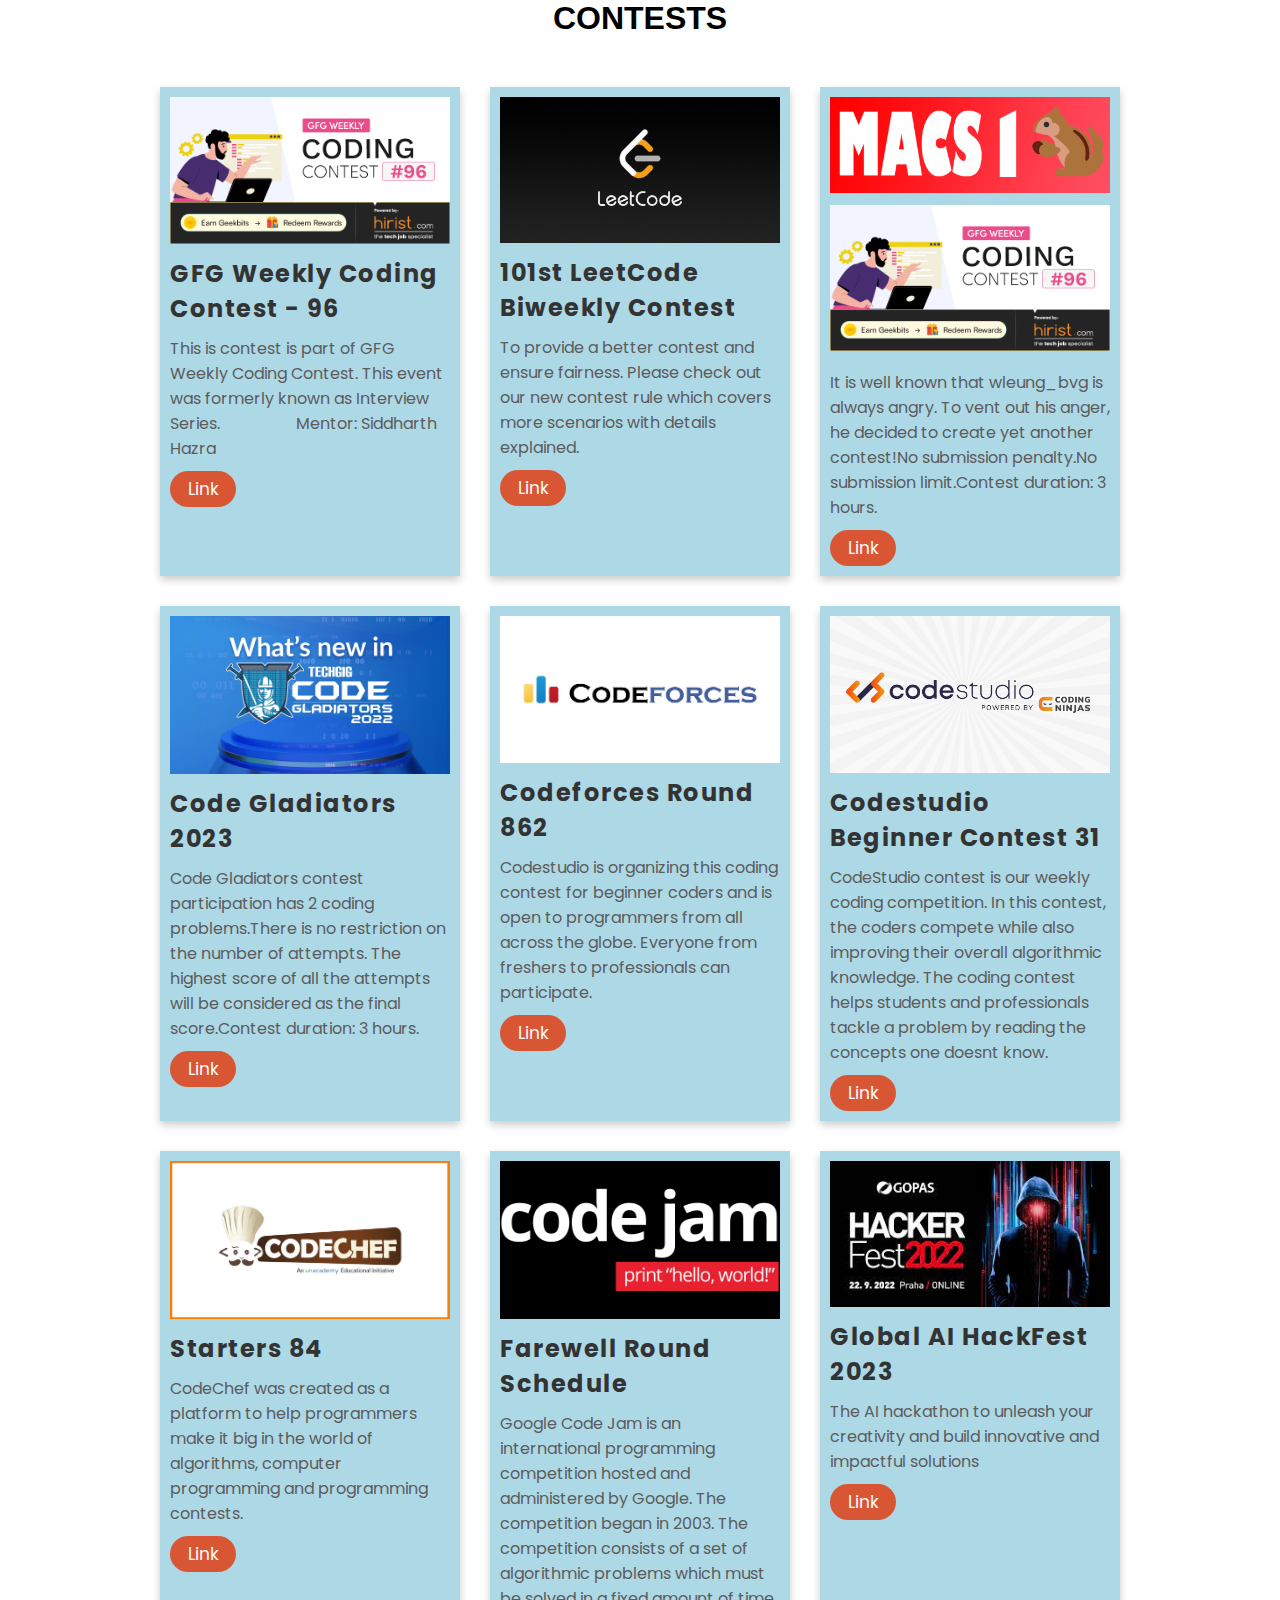
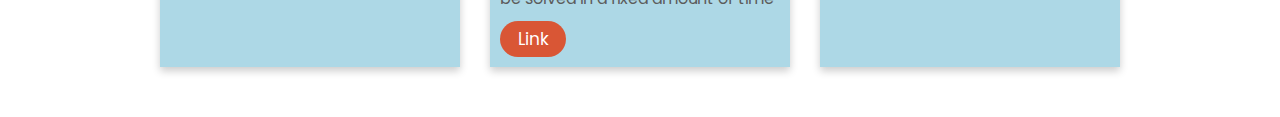
<file: contest.html>
<!DOCTYPE html>
<html>

<head>
    <meta charset="utf-8">
    <meta name="viewport" content="width=device-width">
    <title>replit</title>
    <link rel="stylesheet" type="text/css" href="contest.css">
</head>

<body>
    <center>
        <h1>CONTESTS</h1>
    </center>
    <div class="cards">
        <div class="card">
            <div class="content">
                <img src="con1.png">
                <h2>GFG Weekly Coding Contest - 96</h2>
                <p>This is contest is part of GFG Weekly Coding Contest. This event was formerly known as Interview
                    Series.
                    &nbsp;&nbsp;&nbsp;&nbsp;&nbsp;&nbsp;&nbsp;&nbsp;&nbsp;&nbsp;&nbsp;&nbsp;&nbsp;&nbsp;&nbsp;&nbsp;&nbsp;
                    Mentor: Siddharth Hazra</p>
                <a href="https://practice.geeksforgeeks.org/contest/gfg-weekly-coding-contest-96">Link</a>
            </div>
        </div>
        <div class="card">
            <div class="content">
                <img src="con2.png">
                <h2>101st LeetCode Biweekly Contest</h2>
                <p>To provide a better contest and ensure fairness. Please check out our new contest rule which covers
                    more scenarios with details explained.</p>
                <a href="https://leetcode.com/contest/biweekly-contest-101/" class="button">Link</a>
            </div>
        </div>
        <div class="card">
            <div class="content">
                <img src="con3.png">
                <h2><img src="con1.png"></h2>
                <p>It is well known that wleung_bvg is always angry. To vent out his anger, he decided to create yet
                    another contest!No submission penalty.No submission limit.Contest duration: 3 hours.</p>
                <a href="https://dmoj.ca/contest/wac7" class="button">Link</a>
            </div>
        </div>
        <div class="card">
            <div class="content">
                <img src="con4.jpg">
                <h2>Code Gladiators 2023</h2>
                <p>Code Gladiators contest participation has 2 coding problems.There is no restriction on the number of
                    attempts. The highest score of all the attempts will be considered as the final score.Contest
                    duration: 3 hours.</p>
                <a href="https://www.techgig.com/codegladiators/opencontest" class="button">Link</a>
            </div>
        </div>
        <div class="card">
            <div class="content">
                <img src="con5.jpg">
                <h2>Codeforces Round 862</h2>
                <p>Codestudio is organizing this coding contest for beginner coders and is open to programmers from all
                    across the globe. Everyone from freshers to professionals can participate. </p>
                <a href="https://www.codingninjas.com/codestudio/contests/codestudio-beginner-contest-31"
                    class="button">Link</a>
            </div>
        </div>
        <div class="card">
            <div class="content">
                <img src="con6.png">
                <h2>Codestudio Beginner Contest 31</h2>
                <p>CodeStudio contest is our weekly coding competition. In this contest, the coders compete while also
                    improving their overall algorithmic knowledge. The coding contest helps students and professionals
                    tackle a problem by reading the concepts one doesnt know.</p>
                <a href="https://scholarships.swe.org/applications/login.asp" class="button">Link</a>
            </div>
        </div>
        <div class="card">
            <div class="content">
                <img src="con7.jpg">
                <h2>Starters 84</h2>
                <p>CodeChef was created as a platform to help programmers make it big in the world of algorithms,
                    computer programming and programming contests.</p>
                <a href="https://www.codechef.com/START84" class="button">Link</a>
            </div>
        </div>
        <div class="card">
            <div class="content">
                <img src="con8.jpg">
                <h2>Farewell Round Schedule</h2>
                <p>Google Code Jam is an international programming competition hosted and administered by Google. The
                    competition began in 2003. The competition consists of a set of algorithmic problems which must be
                    solved in a fixed amount of time</p>
                <a href="https://codingcompetitions.withgoogle.com/codejam/schedule" class="button">Link</a>
            </div>
        </div>
        <div class="card">
            <div class="content">
                <img src="con9.jpg">
                <h2>Global AI HackFest 2023</h2>
                <p>The AI hackathon to unleash your creativity and build innovative and impactful solutions</p>
                <a href="https://aiplanet.com/challenges/343/global-ai-hackfest-2023-by-ai-planet-35072873/overview/about"
                    class="button">Link</a>
            </div>
        </div>
    </div>
    </div>
</body>

</html>
</file>
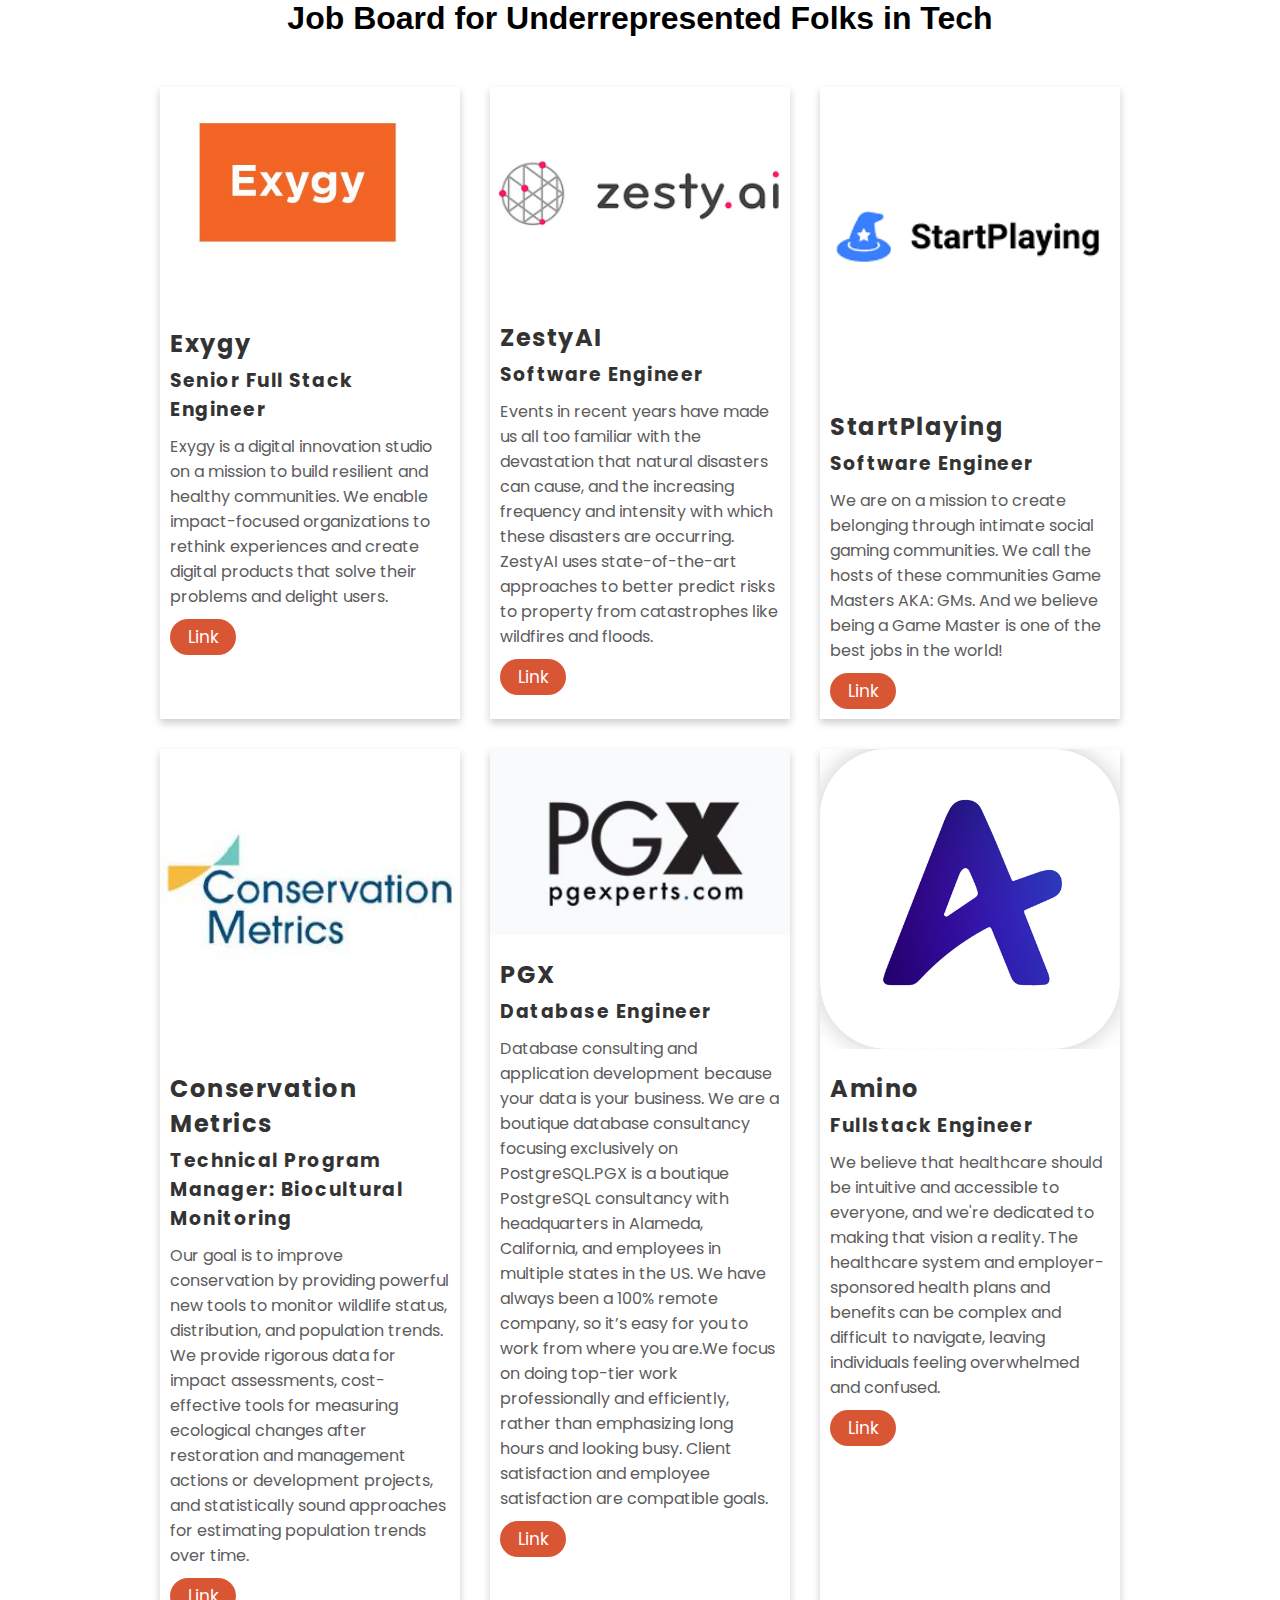
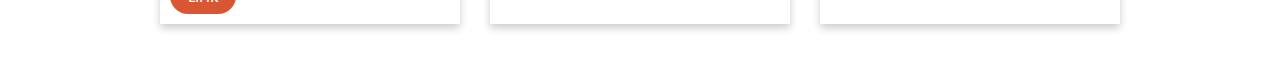
<file: jobs.html>
<!DOCTYPE html>
<html>

<head>
  <meta charset="utf-8">
  <meta name="viewport" content="width=device-width">
  <title>replit</title>
  <link href="jobs.css" rel="stylesheet" type="text/css"/>
  </head>
<body>
    <h1>Job Board
        for Underrepresented Folks in Tech</h1>
    <div class="cards">
        <div class="card">
            <img src="image/exgy.JPG">
            <div class="content">
                <h2>Exygy</h2>
                <h3>Senior Full Stack Engineer</h3>
                <p>Exygy is a digital innovation studio on a mission to build resilient and healthy communities. We enable impact-focused organizations to rethink experiences and create digital products that solve their problems and delight users.</p>
                <a href="https://jobs.lever.co/exygy/90350f79-cf73-41fb-a0a8-e6ddba0f3d8c?lever-origin=applied&lever-source=DiversifyinTech" class="button">Link</a>
            </div>
        </div>    
    
    
    <div class="card">
        <img src="image/zesty.png">
        <div class="content">
            <h2>ZestyAI</h2>
            <h3>
                Software Engineer</h3>
            <p>Events in recent years have made us all too familiar with the devastation that natural disasters can cause, and the increasing frequency and intensity with which these disasters are occurring.
                ZestyAI uses state-of-the-art approaches to better predict risks to property from catastrophes like wildfires and floods.</p>
            <a href="https://boards.greenhouse.io/zestyai/jobs/5489539003" class="button">Link</a>
        </div>
    </div> 
    <div class="card">
        <img src="image/STARTPLAYING.png">
        <div class="content">
            <h2>StartPlaying
            </h2>
            <h3>
                Software Engineer</h3>
            <p>We are on a mission to create belonging through intimate social gaming communities. We call the hosts of these communities Game Masters AKA: GMs. And we believe being a Game Master is one of the best jobs in the world!</p>
            <a href="https://apply.workable.com/startplaying/?not_found=true" class="button">Link</a>
        </div>
    </div> 
    <div class="card">
        <img src="image/conservationmetrics.jpg">
        <div class="content">
            <h2>Conservation Metrics</h2>
            <h3>
                Technical Program Manager: Biocultural Monitoring</h3>
            <p>Our goal is to improve conservation by providing powerful new tools to monitor wildlife status, distribution, and population trends. We provide rigorous data for impact assessments, cost-effective tools for measuring ecological changes after restoration and management actions or development projects, and statistically sound approaches for estimating population trends over time.</p>
            <a href="https://docs.google.com/forms/d/e/1FAIpQLSd7_LSKYYwAQcr-UBCdMqpvIeepmEUjVJXcvKQLzj-lwLPfMg/viewform" class="button">Link</a>
        </div>
    </div> 
    <div class="card">
        <img src="image/pgx.JPG">
        <div class="content">
            <h2>PGX</h2>
            <h3>Database Engineer</h3>
            <p>Database consulting and application development because your data is your business. We are a boutique database consultancy focusing exclusively on PostgreSQL.PGX is a boutique PostgreSQL consultancy with headquarters in Alameda, California, and employees in multiple states in the US. We have always been a 100% remote company, so it’s easy for you to work from where you are.We focus on doing top-tier work professionally and efficiently, rather than emphasizing long hours and looking busy. Client satisfaction and employee satisfaction are compatible goals.</p>
            <a href="https://www.diversifytech.com/job-board/219" class="button">Link</a>
        </div>
    </div>   
    <div class="card">
        <img src="image/amino.png">
        <div class="content">
            <h2>Amino</h2>
            <h3>Fullstack Engineer</h3>
            <p>We believe that healthcare should be intuitive and accessible to everyone, and we're dedicated to making that vision a reality. The healthcare system and employer-sponsored health plans and benefits can be complex and difficult to navigate, leaving individuals feeling overwhelmed and confused.</p>
            <a href="https://scholarships.swe.org/applications/login.asp" class="button">Link</a>
        </div>
    </div>  
    </div>  
</body>
</html>
</file>
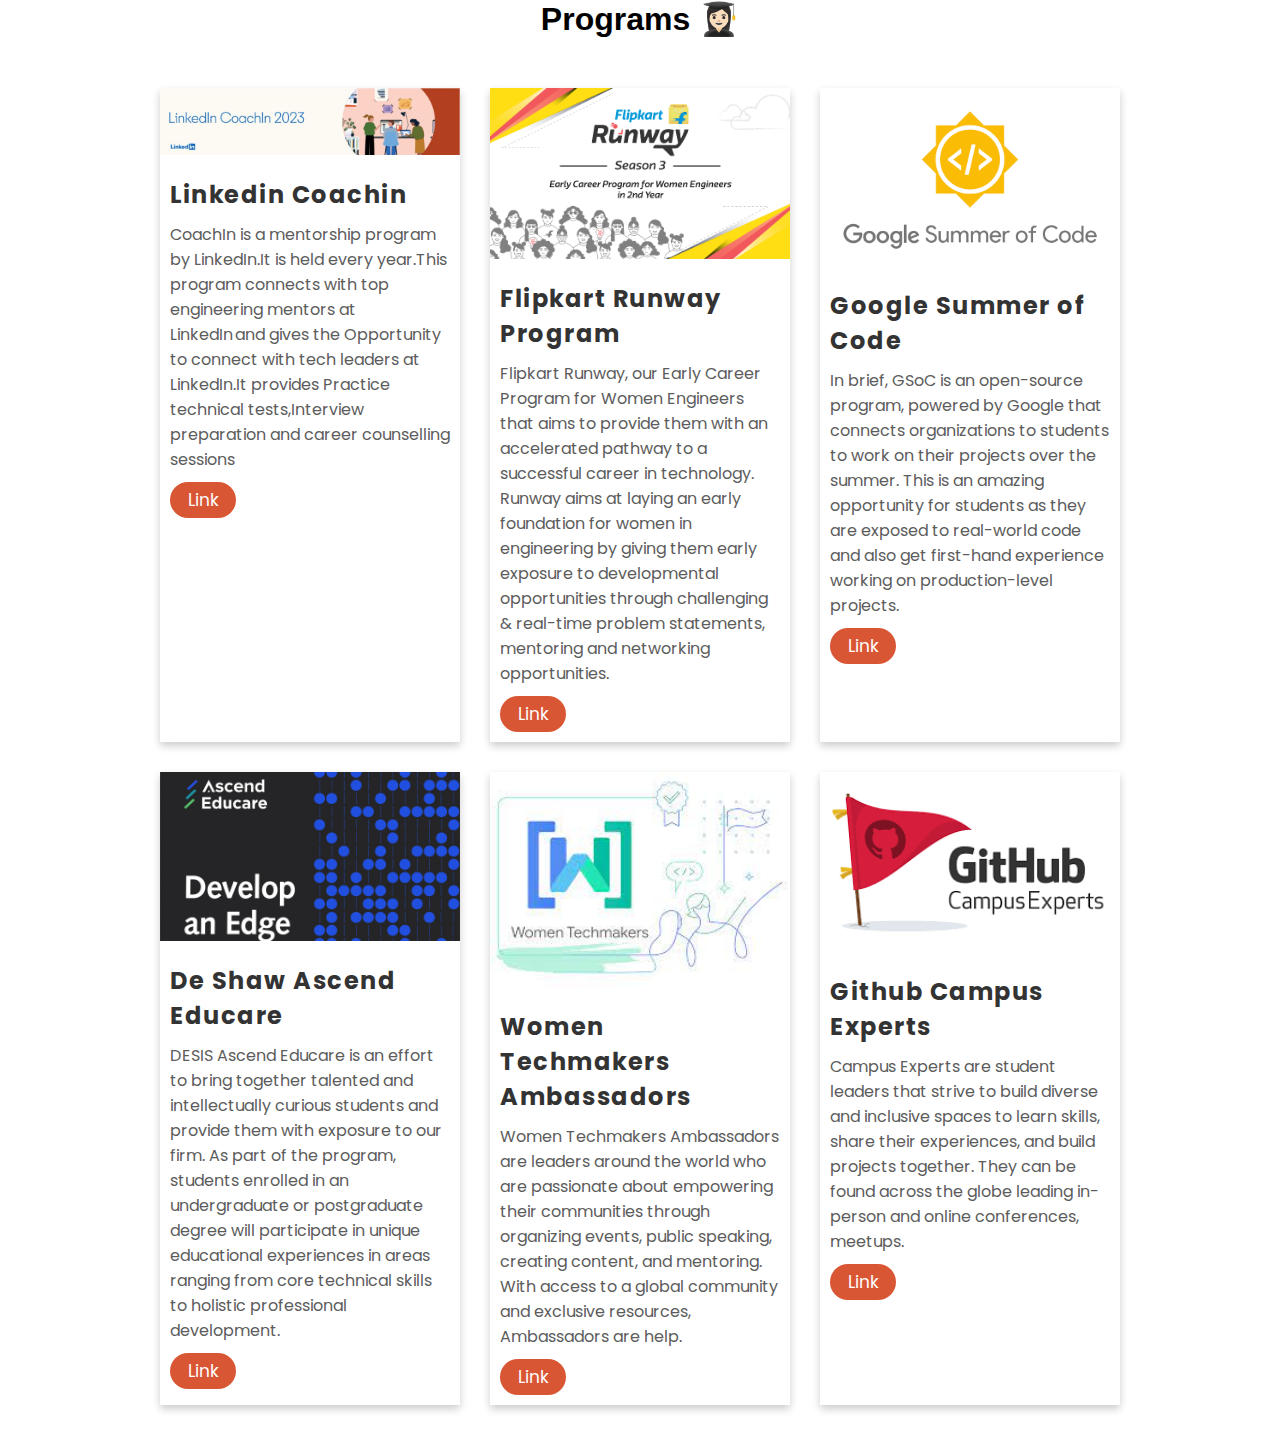
<file: program.html>
<!DOCTYPE html>
<html>

<head>
  <meta charset="utf-8">
  <meta name="viewport" content="width=device-width">
  <title>replit</title>
 <link href="program.css" rel="stylesheet" type="text/css" />
  </head>
<body>
    <h1>Programs 👩🏻‍🎓</h1>
    <div class="cards">
        <div class="card">
            <img src="image/linkedin.jpg">
            <div class="content">
                <h2>Linkedin Coachin</h2>
                <p>CoachIn is a mentorship program by LinkedIn.It is held every year.This program connects with top engineering mentors at LinkedIn and gives the Opportunity to connect with tech leaders at LinkedIn.It provides Practice technical tests,Interview preparation and career counselling sessions  </p>
                <a href="https://linkedincoachinprogram-season4.splashthat.com/" class="button">Link</a>
            </div>
        </div>    
    
    
    <div class="card">
        <img src="image/flipkart runway.png">
        <div class="content">
            <h2>Flipkart Runway Program</h2>
            <p>Flipkart Runway, our Early Career Program for Women Engineers that aims to provide them with an accelerated pathway to a successful career in technology. 
                Runway aims at laying an early foundation for women in engineering by giving them early exposure to developmental opportunities through challenging & real-time problem statements, mentoring and networking opportunities.</p>
            <a href="https://unstop.com/competitions/flipkart-runway-season-3-flipkart-613406" class="button">Link</a>
        </div>
    </div> 
    <div class="card">
        <img src="image/gsoc.png">
        <div class="content">
            <h2>Google Summer of Code</h2>
            <p>In brief, GSoC is an open-source program, powered by Google that connects organizations to students to work on their projects over the summer. This is an amazing opportunity for students as they are exposed to real-world code and also get first-hand experience working on production-level projects.</p>
            <a href="https://summerofcode.withgoogle.com/" class="button">Link</a>
        </div>
    </div> 
    <div class="card">
        <img src="image/deshaw.jpg">
        <div class="content">
            <h2>De Shaw Ascend Educare</h2>
            <p>DESIS Ascend Educare is an effort to bring together talented and intellectually
                curious students and provide them with exposure to our firm.
                As part of the program, students enrolled in an undergraduate or postgraduate
                degree will participate in unique educational experiences in areas ranging
                from core technical skills to holistic professional development.</p>
            <a href="https://www.deshawindia.com/desis-ascend-educare/about.pdf"class="button">Link</a>
        </div>
    </div> 
    <div class="card">
        <img src="image/womentechmakers.jpg">
        <div class="content">
            <h2>Women Techmakers Ambassadors</h2>
            <p>Women Techmakers Ambassadors are leaders around the world who are passionate about empowering their communities through organizing events, public speaking, creating content, and mentoring. With access to a global community and exclusive resources, Ambassadors are help.</p>
            <a href="https://developers.google.com/womentechmakers/ambassadors" class="button">Link</a>
        </div>
    </div>   
    <div class="card">
        <img src="image/github.png">
        <div class="content">
            <h2>Github Campus Experts </h2>
            <p>Campus Experts are student leaders that strive to build diverse and inclusive spaces to learn skills, share their experiences, and build projects together. They can be found across the globe leading in-person and online conferences, meetups.</p>
            <a href="https://education.github.com/experts" class="button">Link</a>
        </div>
    </div>  
    </div>  
    
</body>
</html>
</file>
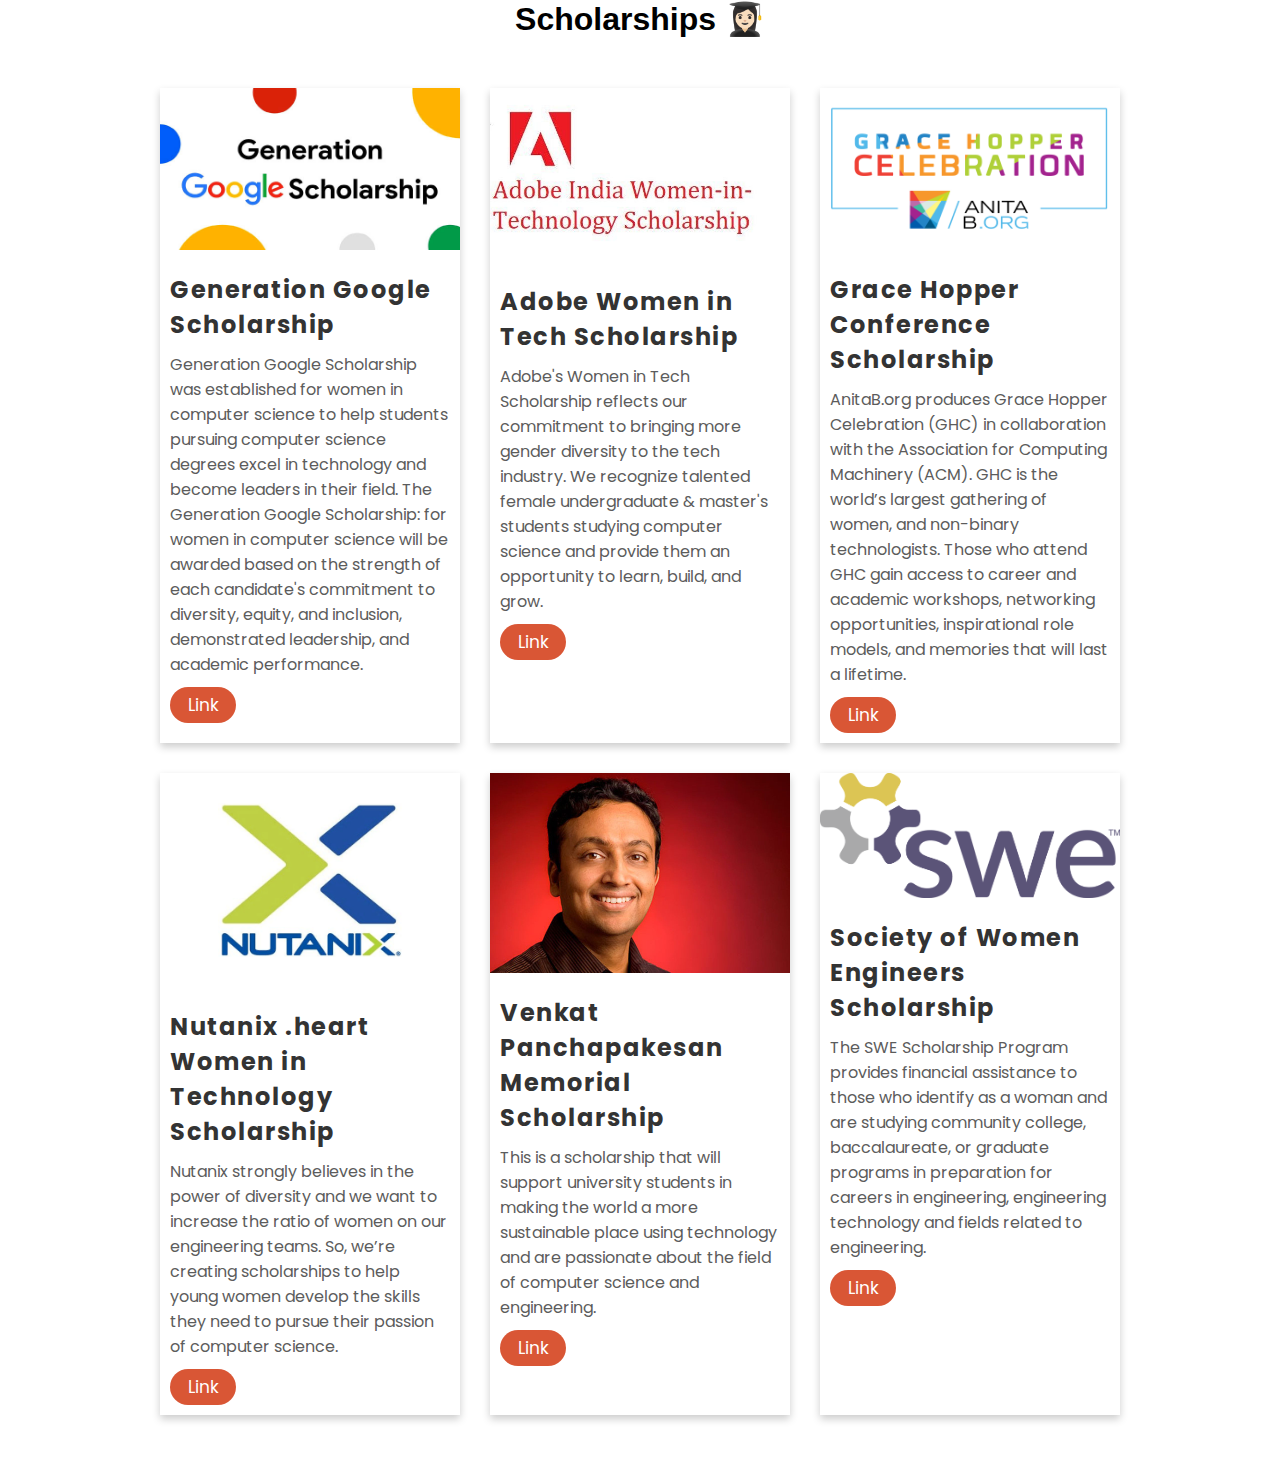
<file: scholarship.html>
<!DOCTYPE html>
<html>

<head>
  <meta charset="utf-8">
  <meta name="viewport" content="width=device-width">
  <title>replit</title>
 <link href="scholarship.css" rel="stylesheet" type="text/css" />
</head>
<body>
    <h1>Scholarships 👩🏻‍🎓</h1>
    <div class="cards">
        <div class="card">
            <img src="images/image1.jpg">
            <div class="content">
                <h2>Generation Google Scholarship</h2>
                <p>Generation Google Scholarship was established for women in computer science to help students pursuing computer science degrees excel in 
                    technology and become leaders in their field. The Generation Google Scholarship: for women in computer science will be awarded based on the strength of each candidate's commitment to diversity, equity, and inclusion, demonstrated leadership, and academic performance.</p>
                <a href="https://buildyourfuture.withgoogle.com/scholarships/generation-google-scholarship-apac" class="button">Link</a>
            </div>
        </div>    
    
    
    <div class="card">
        <img src="images/image2.jpg">
        <div class="content">
            <h2>Adobe Women in Tech Scholarship</h2>
            <p>Adobe's Women in Tech Scholarship reflects our commitment to bringing more gender diversity to the tech industry. We recognize talented female undergraduate & master's students studying computer science and provide them an opportunity to learn, build, and grow.</p>
            <a href="https://www.adobe.com/in/lead/creativecloud/women-in-technology.html" class="button">Link</a>
        </div>
    </div> 
    <div class="card">
        <img src="images/ghc2.png">
        <div class="content">
            <h2>Grace Hopper Conference Scholarship</h2>
            <p>AnitaB.org produces Grace Hopper Celebration (GHC) in collaboration with the Association for Computing Machinery (ACM). GHC is the world’s largest gathering of women, and non-binary technologists. Those who attend GHC gain access to career and academic workshops, networking opportunities, inspirational role models, and memories that will last a lifetime.</p>
            <a href="https://ghc.anitab.org/attend/scholarships/" class="button">Link</a>
        </div>
    </div> 
    <div class="card">
        <img src="images/image4.jpg">
        <div class="content">
            <h2>Nutanix .heart Women in Technology Scholarship</h2>
            <p>Nutanix strongly believes in the power of diversity and we want to increase the ratio of women on our engineering teams. So, we’re creating scholarships to help young women develop the skills they need to pursue their passion of computer science.</p>
            <a href="https://www.nutanix.com/scholarships" class="button">Link</a>
        </div>
    </div> 
    <div class="card">
        <img src="images/image5.jpg">
        <div class="content">
            <h2>Venkat Panchapakesan Memorial Scholarship</h2>
            <p>This is a scholarship that will support university students in making the world a more sustainable place using technology and are passionate about the field of computer science and engineering.</p>
            <a href="https://buildyourfuture.withgoogle.com/scholarships/venkat-panchapakesan-memorial-scholarship" class="button">Link</a>
        </div>
    </div>   
    <div class="card">
        <img src="images/image6.jpg">
        <div class="content">
            <h2>Society of Women Engineers Scholarship</h2>
            <p>The SWE Scholarship Program provides financial assistance to those who identify as a woman and are studying community college, baccalaureate, or graduate programs in preparation for careers in engineering, engineering technology and fields related to engineering.</p>
            <a href="https://scholarships.swe.org/applications/login.asp" class="button">Link</a>
        </div>
    </div>  
    </div>  
</body>
</html>
</file>
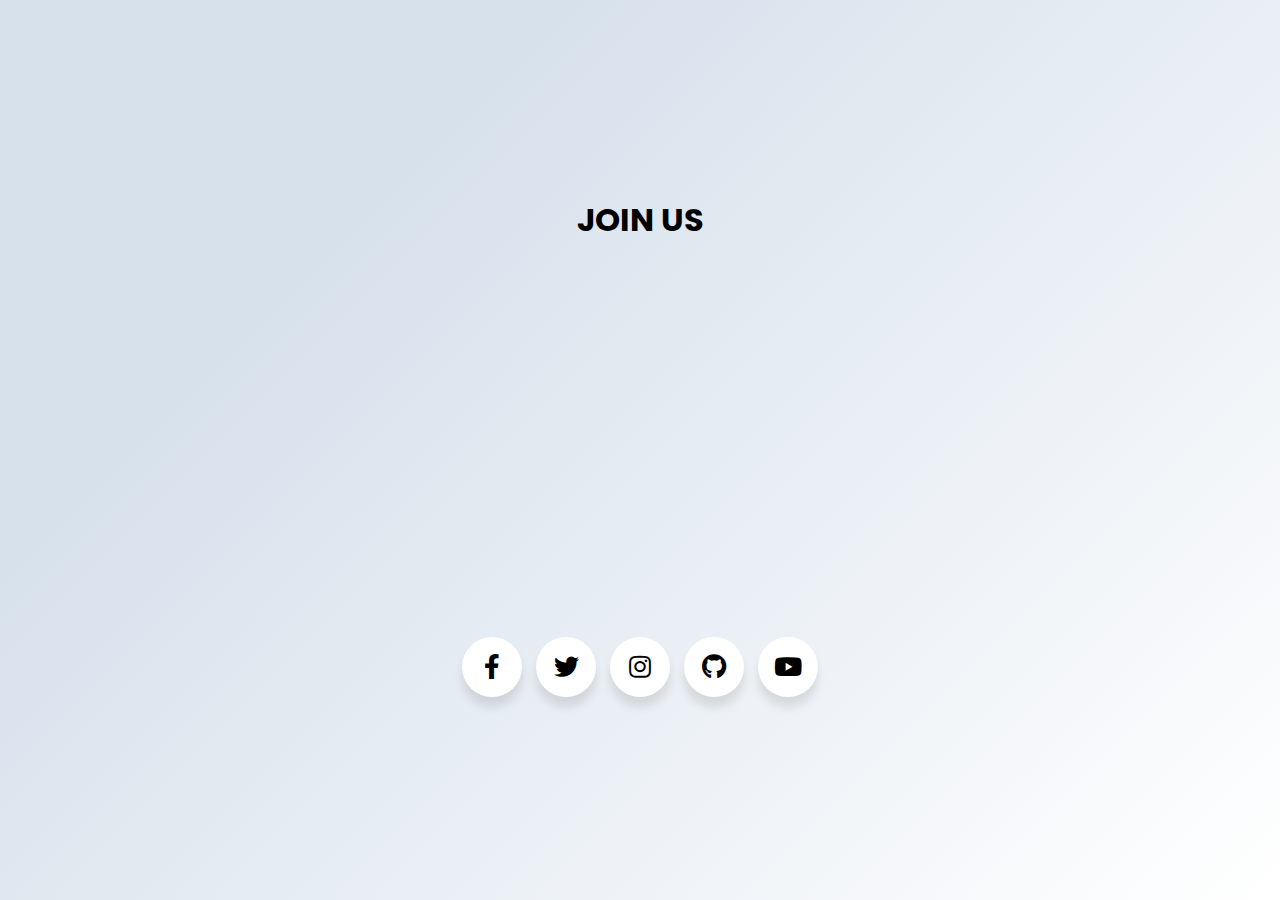
<file: supp.html>
<!DOCTYPE html>
<!-- Created By CodingNepal -->
<html lang="en" dir="ltr">
   <head>
      <meta charset="utf-8">
      <title>Social Media Icons | CodingNepal</title>
      <link rel="stylesheet" href="supp.css">
      <link rel="stylesheet" href="https://cdnjs.cloudflare.com/ajax/libs/font-awesome/5.15.3/css/all.min.css"/>
   </head>
   <body>
      <h1>JOIN US</h1>
      <div class="wrapper">
         <div class="button">
            <div class="icon">
               <i class="fab fa-facebook-f"></i>
            </div>
            <span>Facebook</span>
         </div>
         <div class="button">
            <div class="icon">
               <i class="fab fa-twitter"></i>
            </div>
            <span>Twitter</span>
         </div>
         <div class="button">
            <div class="icon">
               <i class="fab fa-instagram"></i>
            </div>
            <span>Instagram</span>
         </div>
         <div class="button">
            <div class="icon">
               <i class="fab fa-github"></i>
            </div>
            <span>Github</span>
         </div>
         <div class="button">
            <div class="icon">
               <i class="fab fa-youtube"></i>
            </div>
            <span>YouTube</span>
         </div>
      </div>
   </body>
</html>
</file>
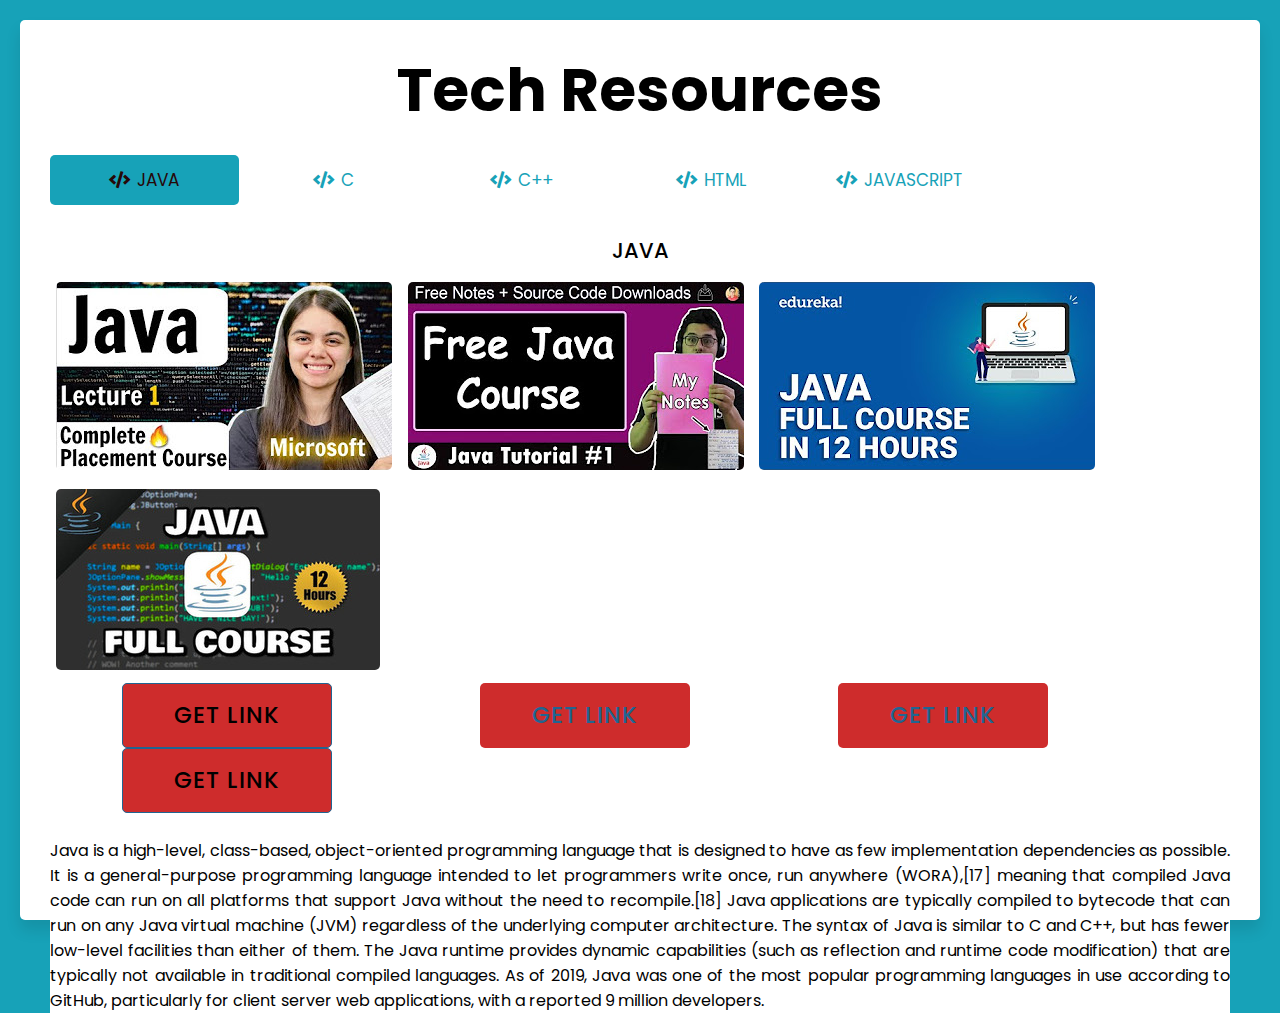
<file: tech.html>
<!DOCTYPE html>
<!-- Created By CodingNepal - www.codingnepalweb.com -->
<html lang="en">
<head>
    <meta charset="UTF-8">
    <meta name="viewport" content="width=device-width, initial-scale=1.0">
    <title>Pure CSS Tabs Design | CodingNepal</title>
    <link rel="stylesheet" href="tech.css">
    <link rel="stylesheet" href="https://cdnjs.cloudflare.com/ajax/libs/font-awesome/5.15.3/css/all.min.css"/>
</head>
<body>
  <div class="wrapper">
    <header><center><h1>Tech Resources</h1></center></header>
    <input type="radio" name="slider" checked id="home">
    <input type="radio" name="slider" id="blog">
    <input type="radio" name="slider" id="code">
    <input type="radio" name="slider" id="help">
    <input type="radio" name="slider" id="about">
    <nav>
      <label for="home" class="home"><i class="fas fa-code"></i>JAVA</label>
      <label for="blog" class="blog"><i class="fas fa-code"></i>C</label>
      <label for="code" class="code"><i class="fas fa-code"></i>C++</label>
      <label for="help" class="help"><i class="fas fa-code"></i>HTML</label>
      <label for="about" class="about"><i class="fas fa-code"></i>JAVASCRIPT</label>
      <div class="slider"></div>
    </nav>
    <section>
      <div class="content content-1">
        <div class="title" >JAVA</div>
        <img src="java1.jpg" alt="java playlist" class="Imgspace"> 
        <img src="java2.jpg" alt="java playlist" class="Imgspace"> 
        <img src="java3.jpg" alt="java playlist" class="Imgspace"> 
        <img src="java4.jpg" alt="java video" class="Imgspace"> 
        <div>
          <button onclick="window.location.href='https://www.youtube.com/playlist?list=PLfqMhTWNBTe3LtFWcvwpqTkUSlB32kJop';">Get Link</button>
          <button onclick="window.location.href='https://www.youtube.com/playlist?list=PLu0W_9lII9agS67Uits0UnJyrYiXhDS6q';">Get Link</button>
          <button onclick="window.location.href='https://www.youtube.com/playlist?list=PL9ooVrP1hQOEe9EN119lMdwcBxcrBI1D3';">Get Link</button>
          <button onclick="window.location.href='https://www.youtube.com/watch?v=xk4_1vDrzzo';">Get Link</button>
        </div>
        <br>
        <p>Java is a high-level, class-based, object-oriented programming language that is designed to have as few implementation dependencies as possible. It is a general-purpose programming language intended to let programmers write once, run anywhere (WORA),[17] meaning that compiled Java code can run on all platforms that support Java without the need to recompile.[18] Java applications are typically compiled to bytecode that can run on any Java virtual machine (JVM) regardless of the underlying computer architecture. The syntax of Java is similar to C and C++, but has fewer low-level facilities than either of them. The Java runtime provides dynamic capabilities (such as reflection and runtime code modification) that are typically not available in traditional compiled languages. As of 2019, Java was one of the most popular programming languages in use according to GitHub, particularly for client server web applications, with a reported 9 million developers.</p>
      </div>
      <div class="content content-2">
        <div class="title">C </div>
        <img src="c1.jpg" alt="C playlist" class="Imgspace"> 
        <img src="c2.jpg" alt="C playlist" class="Imgspace"> 
        <img src="c3.jpg" alt="C playlist" class="Imgspace"> 
        <img src="java4.jpg" alt="C video" class="Imgspace"> 
        <div>
          <button onclick="window.location.href='https://www.youtube.com/playlist?list=PLu0W_9lII9aiXlHcLx-mDH1Qul38wD3aR';">Get Link</button>
          <button onclick="window.location.href='https://www.youtube.com/playlist?list=PLxgZQoSe9cg1drBnejUaDD9GEJBGQ5hMt';">Get Link</button>
          <button onclick="window.location.href='https://www.youtube.com/playlist?list=PLdo5W4Nhv31a8UcMN9-35ghv8qyFWD9_S';">Get Link</button>
          <button onclick="window.location.href='https://www.youtube.com/watch?v=irqbmMNs2Bo';">Get Link</button>
        </div>
        <br>
        <p>C is a general-purpose computer programming language. It was created in the 1970s by Dennis Ritchie, and remains very widely used and influential. By design, C's features cleanly reflect the capabilities of the targeted CPUs. It has found lasting use in operating systems, device drivers, protocol stacks, though decreasingly for application software. C is commonly used on computer architectures that range from the largest supercomputers to the smallest microcontrollers and embedded systems.C is an imperative procedural language, supporting structured programming, lexical variable scope and recursion, with a static type system. It was designed to be compiled to provide low-level access to memory and language constructs that map efficiently to machine instructions, all with minimal runtime support. Despite its low-level capabilities, the language was designed to encourage cross-platform programming. A standards-compliant C program written with portability in mind can be compiled for a wide variety of computer platforms and operating systems with few changes to its source code.
</p>
      </div>
      <div class="content content-3">
        <div class="title">C++</div>
        <img src="Cp1.jpg" alt="C++ playlist" class="Imgspace"> 
        <img src="Cp2.jpg" alt="C++ playlist" class="Imgspace"> 
        <img src="Cp3.jpg" alt="C++ playlist" class="Imgspace"> 
        <img src="Cp4.jpg" alt="C++ video" class="Imgspace"> 
        <div>
          <button onclick="window.location.href='https://www.youtube.com/playlist?list=PLfqMhTWNBTe0b2nM6JHVCnAkhQRGiZMSJ';">Get Link</button>
          <button onclick="window.location.href='https://www.youtube.com/playlist?list=PLu0W_9lII9agpFUAlPFe_VNSlXW5uE0YL';">Get Link</button>
          <button onclick="window.location.href='https://www.youtube.com/playlist?list=PLBlnK6fEyqRh6isJ01MBnbNpV3ZsktSyS';">Get Link</button>
          <button onclick="window.location.href='https://www.youtube.com/playlist?list=PLdo5W4Nhv31YU5Wx1dopka58teWP9aCee';">Get Link</button>
        </div>
        <br>
        <p>C++ is a high-level, general-purpose programming language created by Danish computer scientist Bjarne Stroustrup. First released in 1985 as an extension of the C programming language, it has since expanded significantly over time,modern C++ currently has object-oriented, generic, and functional features, in addition to facilities for low-level memory manipulation. It is almost always implemented as a compiled language, and many vendors provide C++ compilers, including the Free Software Foundation, LLVM, Microsoft, Intel, Embarcadero, Oracle, and IBM.

C++ was designed with systems programming and embedded, resource-constrained software and large systems in mind, with performance, efficiency, and flexibility of use as its design highlights.[14] C++ has also been found useful in many other contexts, with key strengths being software infrastructure and resource-constrained applications,including desktop applications, video games, servers (e.g. e-commerce, web search, or databases), and performance-critical applications (e.g. telephone switches or space probes)</p>
      </div>
      <div class="content content-4">
        <div class="title">HTML</div>
        <img src="ht1.jpg" alt="html playlist" class="Imgspace"> 
        <img src="ht2.jpg" alt="html playlist" class="Imgspace"> 
        <img src="ht3.jpg" alt="html playlist" class="Imgspace"> 
        <img src="ht4.jpg" alt="html video" class="Imgspace"> 
        <div>
          <button onclick="window.location.href='https://www.youtube.com/playlist?list=PLu0W_9lII9agiCUZYRsvtGTXdxkzPyItg';">Get Link</button>
          <button onclick="window.location.href='https://www.youtube.com/playlist?list=PLfqMhTWNBTe3H6c9OGXb5_6wcc1Mca52n';">Get Link</button>
          <button onclick="window.location.href='https://www.youtube.com/playlist?list=PL0b6OzIxLPbxStBQ21C2toa5uQMqHEoRT';">Get Link</button>
          <button onclick="window.location.href='https://www.youtube.com/playlist?list=PLwgFb6VsUj_mtXvKDupqdWB2JBiek8YPB';">Get Link</button>
        </div>
        <br>
        <p>The HyperText Markup Language or HTML is the standard markup language for documents designed to be displayed in a web browser. It is often assisted by technologies such as Cascading Style Sheets (CSS) and scripting languages such as JavaScript.

Web browsers receive HTML documents from a web server or from local storage and render the documents into multimedia web pages. HTML describes the structure of a web page semantically and originally included cues for its appearance.

HTML elements are the building blocks of HTML pages. With HTML constructs, images and other objects such as interactive forms may be embedded into the rendered page. HTML provides a means to create structured documents by denoting structural semantics for text such as headings, paragraphs, lists, links, quotes, and other items. HTML elements are delineated by tags, written using angle brackets.</p>
      </div>
      <div class="content content-5">
        <div class="title">JAVASCRIPT</div>
        <img src="js1.jpg" alt="javascript playlist" class="Imgspace"> 
        <img src="js2.jpg" alt="javascript playlist" class="Imgspace"> 
        <img src="js3.jpg" alt="javascript playlist" class="Imgspace"> 
        <img src="js4.jpg" alt="javascript video" class="Imgspace"> 
        <div>
          <button onclick="window.location.href='https://www.youtube.com/playlist?list=PLu0W_9lII9ahR1blWXxgSlL4y9iQBnLpR';">Get Link</button>
          <button onclick="window.location.href='https://www.youtube.com/playlist?list=PLRAV69dS1uWSxUIk5o3vQY2-_VKsOpXLD';">Get Link</button>
          <button onclick="window.location.href='https://www.youtube.com/playlist?list=PLqkLaKB2GJhWXV9rcarwvn06ISlL_9mPQ';">Get Link</button>
          <button onclick="window.location.href='https://www.youtube.com/playlist?list=PL0rxPh2ovQP_JTqkFUtaZzBXzppx-VSWn';">Get Link</button>
        </html>
        <br>
        <br>
        <p>JavaScript often abbreviated as JS, is a programming language that is one of the core technologies of the World Wide Web, alongside HTML and CSS. As of 2022, 98% of websites use JavaScript on the client side for webpage behavior, often incorporating third-party libraries. All major web browsers have a dedicated JavaScript engine to execute the code on users' devices.JavaScript is a high-level, often just-in-time compiled language that conforms to the ECMAScript standard.[10] It has dynamic typing, prototype-based object-orientation, and first-class functions.It has application programming interfaces (APIs) for working with text, dates, regular expressions, standard data structures, and the Document Object Model (DOM).</p>
      </div>
    </section>
  </div>

</body>
</html>
</file>
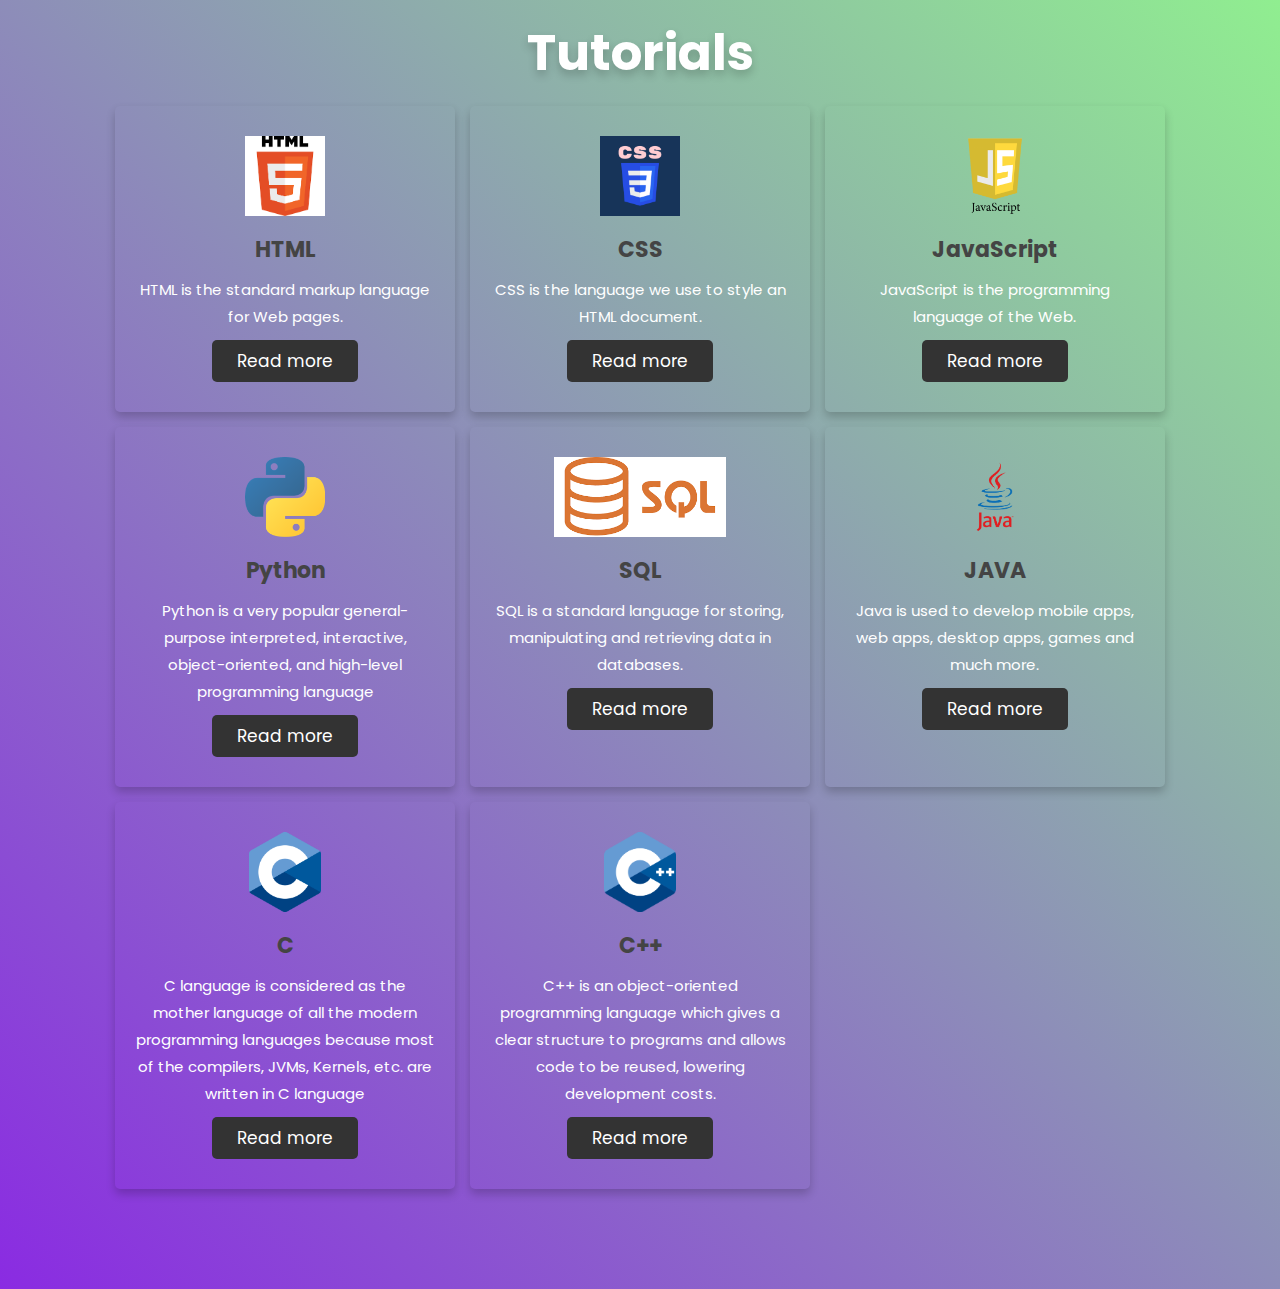
<file: tutorial.html>
<!DOCTYPE html>
<html>

<head>
  <meta charset="utf-8">
  <meta name="viewport" content="width=device-width">
  <title>replit</title>
 <link href="tutorial.css" rel="stylesheet" type="text/css" />
</head>
<body>
  <div class="container">
    <h1 class="heading">Tutorials</h1>
    <div class="box-container">
        <div class="box">
            <img src="images/html.png">
            <h3>HTML</h3>
            <p>HTML is the standard markup language for Web pages.</p>
            <a href="https://www.w3schools.com/html/" class="btn">Read more</a>
        </div>
        <div class="box">
            <img src="images/css.png">
            <h3>CSS</h3>
            <p>CSS is the language we use to style an HTML document.</p>
            <a href="https://www.w3schools.com/css/default.asp" class="btn">Read more</a>
        </div>
        <div class="box">
            <img src="images/javascript.png">
            <h3>JavaScript</h3>
            <p>JavaScript is the programming language of the Web.</p>
            <a href="https://www.w3schools.com/js/default.asp" class="btn">Read more</a>
        </div>
        <div class="box">
            <img src="images/python-tutorial.png">
            <h3>Python</h3>
            <p>Python is a very popular general-purpose interpreted, interactive, object-oriented, and high-level programming language</p>
            <a href="https://www.w3schools.com/python/default.asp" class="btn">Read more</a>
        </div>

        <div class="box">
            <img src="images/sql.png">
            <h3>SQL</h3>
            <p>SQL is a standard language for storing, manipulating and retrieving data in databases.</p>
            <a href="https://www.w3schools.com/sql/default.asp" class="btn">Read more</a>
        </div>

        <div class="box">
            <img src="images/java-logo.png">
            <h3>JAVA</h3>
            <p>Java is used to develop mobile apps, web apps, desktop apps, games and much more.</p>
            <a href="https://www.w3schools.com/java/default.asp" class="btn">Read more</a>
        </div>

       <div class="box">
            <img src="images/clogo.png">
            <h3>C</h3>
            <p>C language is considered as the mother language of all the modern programming languages because most of the compilers, JVMs, Kernels, etc. are written in C language</p>
            <a href="https://www.w3schools.com/c/index.php
" class="btn">Read more</a>
       </div>

          <div class="box">
            <img src="images/c++.png">
            <h3>C++</h3>
            <p>C++ is an object-oriented programming language which gives a clear structure to programs and allows code to be reused, lowering development costs.</p>
            <a href="https://www.w3schools.com/cpp/default.asp" class="btn">Read more</a>
         
        </div>
    </div>
</div>
</body>
</html>
</file>
<file: contest.css>
@import url('https://fonts.googleapis.com/css2?family=Poppins:ital,wght@1,600&display=swap');
*{
margin:0px;
padding:0px;
box-sizing:border-box;
font-family:'Poppins',sans-serif;
}

.cards{
    width:75%;
    margin:50px auto;
    display: grid;
    grid-template-columns:repeat(3, 1fr);
    grid-gap: 30px;
}
.card{
    box-shadow: 0px 4px 8px 0px rgba(0,0,0,0.2);
    background-color: lightblue;
}
img{
    width:100%;   
}
.content{
    text-align:left;
    padding:10px;
}
.content h2{
    margin-top:5px;
    letter-spacing:1.5px;
    color:#333;
}
.content p{
    margin-top:10px;
    color: #5c5c5c;
}

.content a{
    margin-top:10px;
    text-decoration:none;
    display:inline-block;
    background-color:#d95635;
    color: #fff;
    font-size: 17px;
    padding: 5px 18px;
    border-radius:40px;
}
h1{
    text-align:center;
    font-family:sans-serif;
}
</file>
<file: jobs.css>
@import url('https://fonts.googleapis.com/css2?family=Poppins:ital,wght@1,600&display=swap');
*{
margin:0px;
padding:0px;
box-sizing:border-box;
font-family:'Poppins',sans-serif;
}

.cards{
    width:75%;
    margin:50px auto;
    display: grid;
    grid-template-columns:repeat(3, 1fr);
    grid-gap: 30px;
}
.card{
    box-shadow: 0px 4px 8px 0px rgba(0,0,0,0.2);
}
img{
    width:100%;   
}
.content{
    text-align:left;
    padding:10px;
}
.content h2{
    margin-top:5px;
    letter-spacing:1.5px;
    color:#333;
}

.content h3{
    margin-top:5px;
    letter-spacing:1.5px;
    color:#333;
}
.content p{
    margin-top:10px;
    color: #5c5c5c;
}

.content a{
    margin-top:10px;
    text-decoration:none;
    display:inline-block;
    background-color:#d95635;
    color: #fff;
    font-size: 17px;
    padding: 5px 18px;
    border-radius:40px;
}
h1{
    text-align:center;
    font-family:sans-serif;
}
</file>
<file: program.css>
@import url('https://fonts.googleapis.com/css2?family=Poppins:ital,wght@1,600&display=swap');
*{
margin:0px;
padding:0px;
box-sizing:border-box;
font-family:'Poppins',sans-serif;
}

.cards{
    width:75%;
    margin:50px auto;
    display: grid;
    grid-template-columns:repeat(3, 1fr);
    grid-gap: 30px;
}
.card{
    box-shadow: 0px 4px 8px 0px rgba(0,0,0,0.2);
}
img{
    width:100%;   
}
.content{
    text-align:left;
    padding:10px;
}
.content h2{
    margin-top:5px;
    letter-spacing:1.5px;
    color:#333;
}
.content p{
    margin-top:10px;
    color: #5c5c5c;
}

.content a{
    margin-top:10px;
    text-decoration:none;
    display:inline-block;
    background-color:#d95635;
    color: #fff;
    font-size: 17px;
    padding: 5px 18px;
    border-radius:40px;
}
h1{
    text-align:center;
    font-family:sans-serif;
}
</file>
<file: scholarship.css>
@import url('https://fonts.googleapis.com/css2?family=Poppins:ital,wght@1,600&display=swap');
*{
margin:0px;
padding:0px;
box-sizing:border-box;
font-family:'Poppins',sans-serif;
}

.cards{
    width:75%;
    margin:50px auto;
    display: grid;
    grid-template-columns:repeat(3, 1fr);
    grid-gap: 30px;
}
.card{
    box-shadow: 0px 4px 8px 0px rgba(0,0,0,0.2);
}
img{
    width:100%;   
}
.content{
    text-align:left;
    padding:10px;
}
.content h2{
    margin-top:5px;
    letter-spacing:1.5px;
    color:#333;
}
.content p{
    margin-top:10px;
    color: #5c5c5c;
}

.content a{
    margin-top:10px;
    text-decoration:none;
    display:inline-block;
    background-color:#d95635;
    color: #fff;
    font-size: 17px;
    padding: 5px 18px;
    border-radius:40px;
}
h1{
    text-align:center;
    font-family:sans-serif;
}
</file>
<file: supp.css>
@import url('https://fonts.googleapis.com/css?family=Poppins:400,500,600,700&display=swap');

* {
  margin: 0;
  padding: 0;
  box-sizing: border-box;
  font-family: 'Poppins', sans-serif;
}

html,
body {
  display: grid;
  height: 100%;
  width: 100%;
  place-items: center;
  background: linear-gradient(315deg, #ffffff 0%, #d7e1ec 74%);
}

.wrapper .button {
  display: inline-block;
  height: 60px;
  width: 60px;
  /* float: left; */
  margin: 0 5px;
  overflow: hidden;
  background: #fff;
  border-radius: 50px;
  cursor: pointer;
  box-shadow: 0px 10px 10px rgba(0, 0, 0, 0.1);
  transition: all 0.3s ease-out;
}

.wrapper .button:hover {
  width: 200px;
}

.wrapper .button .icon {
  display: inline-block;
  height: 60px;
  width: 60px;
  text-align: center;
  border-radius: 50px;
  box-sizing: border-box;
  line-height: 60px;
  transition: all 0.3s ease-out;
}

.wrapper .button:nth-child(1):hover .icon {
  background: #4267B2;
}

.wrapper .button:nth-child(2):hover .icon {
  background: #1DA1F2;
}

.wrapper .button:nth-child(3):hover .icon {
  background: #E1306C;
}

.wrapper .button:nth-child(4):hover .icon {
  background: #333;
}

.wrapper .button:nth-child(5):hover .icon {
  background: #ff0000;
}

.wrapper .button .icon i {
  font-size: 25px;
  line-height: 60px;
  transition: all 0.3s ease-out;
}

.wrapper .button:hover .icon i {
  color: #fff;
}

.wrapper .button span {
  font-size: 20px;
  font-weight: 500;
  line-height: 60px;
  margin-left: 10px;
  transition: all 0.3s ease-out;
}

.wrapper .button:nth-child(1) span {
  color: #4267B2;
}

.wrapper .button:nth-child(2) span {
  color: #1DA1F2;
}

.wrapper .button:nth-child(3) span {
  color: #E1306C;
}

.wrapper .button:nth-child(4) span {
  color: #333;
}

.wrapper .button:nth-child(5) span {
  color: #ff0000;
}
</file>
<file: tech.css>
@import url('https://fonts.googleapis.com/css2?family=Poppins:wght@200;300;400;500;600;700&display=swap');
*{
  margin: 0;
  padding: 0;
  box-sizing: border-box;
  font-family: 'Poppins', sans-serif;
}
body{
  overflow: hidden;
  padding: 0 20px;
  background: #17a2b8;
}
::selection{
  background: rgba(23,162,184,0.3);
}
.title{
    text-align: center;
    font-weight: bold;
}
.Imgspace{
    margin: 0.5%;
    border-color: black;
    border-radius: 5px;
}
button{
    position: relative;
    color: #206592;
    height: 65px;
    width: 210px;
    margin: 0 72px;
    font-size: 23px;
    font-weight: 500;
    letter-spacing: 1px;
    border-radius: 5px;
    text-transform: uppercase;
    border: 1px solid transparent;
    outline: none;
    cursor: pointer;
    background: #ce2c2c;
    overflow: hidden;
    transition: 0.6s;
  }
  button:first-child{
    color: #000000;
    border-color: #206592;
  }
  button:last-child{
    color: #000000;
    border-color: #206592;
  }
  button:before, button:after{
    position: absolute;
    content: '';
    left: 0;
    top: 0;
    height: 100%;
    filter: blur(30px);
    opacity: 0.4;
    transition: 0.6s;
  }
  button:before{
    width: 60px;
    background: rgba(255,255,255,0.6);
    transform: translateX(-130px) skewX(-45deg);
  }
  button:after{
    width: 30px;
    background: rgba(255,255,255,0.6);
    transform: translateX(-130px) skewX(-45deg);
  }
  button:hover:before,
  button:hover:after{
    opacity: 0.6;
    transform: translateX(320px) skewX(-45deg);
  }
  button:hover{
    color: #f2f2f2;
  }
  button:hover:first-child{
    background: #206592;
  }
  button:hover:last-child{
    background: #ce5c0c;
  }
.wrapper{
  max-width: 1600px;
  height: 900px;
  width: 100%;
  margin: 20px auto;
  padding: 25px 30px 30px 30px;
  border-radius: 5px;
  background: #fff;
  box-shadow: 0px 10px 15px rgba(0,0,0,0.1);
}
.wrapper header{
  font-size: 30px;
  font-weight: 600;
  padding-bottom: 20px;
}
.wrapper nav{
  position: relative;
  width: 80%;
  height: 50px;
  display: flex;
  align-items: center;
}
.wrapper nav label{
  display: block;
  height: 100%;
  width: 100%;
  text-align: center;
  line-height: 50px;
  cursor: pointer;
  position: relative;
  z-index: 1;
  color: #17a2b8;
  font-size: 17px;
  border-radius: 5px;
  margin: 0 5px;
  transition: all 0.3s ease;
}
.wrapper nav label:hover{
  background: rgba(23,162,184,0.3);
}
#home:checked ~ nav label.home,
#blog:checked ~ nav label.blog,
#code:checked ~ nav label.code,
#help:checked ~ nav label.help,
  #about:checked ~ nav label.about{
  color: #260808;
}
nav label i{
  padding-right: 7px;
}
nav .slider{
  position: absolute;
  height: 100%;
  width: 20%;
  left: 0;
  bottom: 0;
  z-index: 0;
  border-radius: 5px;
  background: #17a2b8;
  transition: all 0.3s ease;
}
input[type="radio"]{
  display: none;
}
#blog:checked ~ nav .slider{
  left: 20%;
}
#code:checked ~ nav .slider{
  left: 40%;
}
#help:checked ~ nav .slider{
  left: 60%;
}
#about:checked ~ nav .slider{
  left: 80%;
}
section .content{
  display: none;
  background: #fff;
}
#home:checked ~ section .content-1,
#blog:checked ~ section .content-2,
#code:checked ~ section .content-3,
#help:checked ~ section .content-4,
#about:checked ~ section .content-5{
  display: block;
}
section .content .title{
  font-size: 21px;
  font-weight: 500;
  margin: 30px 0 10px 0;
}
section .content p{
text-align: justify;
}
</file>
<file: tutorial.css>
@import url('https://fonts.googleapis.com/css2?family=Poppins:ital,wght@0,200;1,600&display=swap');
*{
    font-family:'Poppins',sans-serif;
    margin:0; padding:0;
    box-sizing:border-box;
    outline:none; border:none;
    text-decoration:none;
    text-transform:.2s linear;
}
.container{
    background:linear-gradient(45deg,blueviolet,lightgreen);
    padding:15px 9%;
    padding-bottom:100px;

}

.container .heading{
    text-align:center;
    padding-bottom:15px;
    color:#fff;
    text-shadow:0 5px 10px rgba(0,0,0,.2);
    font-size:50px;
    
}

.container .box-container{
    display:grid;
    grid-template-columns:repeat(auto-fit,minmax(270px,1fr));
    gap:15px;


}

.container .box-container .box{
    box-shadow: 0 5px  10px rgba(0,0,0,.2);
    border-radius:5px;
    color:#fff;
    text-align:center;
    padding:30px 20px;
}
.container .box-container .box img{
    height:80px;

}

.container .box-container .box h3{
    color:#444;
    font-size:22px;
    padding:10px 0;
    
}


.container .box-container .box p{
    color:white;
    font-size:15px;
    line-height:1.8;
    
}
.container .box-container .box .btn{
    margin-top:10px;
    display:inline-block;
    background:#333;
    color:#fff;
    font-size: 17px;
    border-radius:5px;
    padding:8px 25px;

}

.container .box-container .box .btn:hover{
    letter-spacing:1px;
    
}
.container .box-container .box:hover{
    box-shadow:0 10px 15px rgba(0,0,0,.3);
    transform:scale(1.03);
    
}
@media (max-width:768px){
    .container{
    padding:20px;
    }
}
</file>
